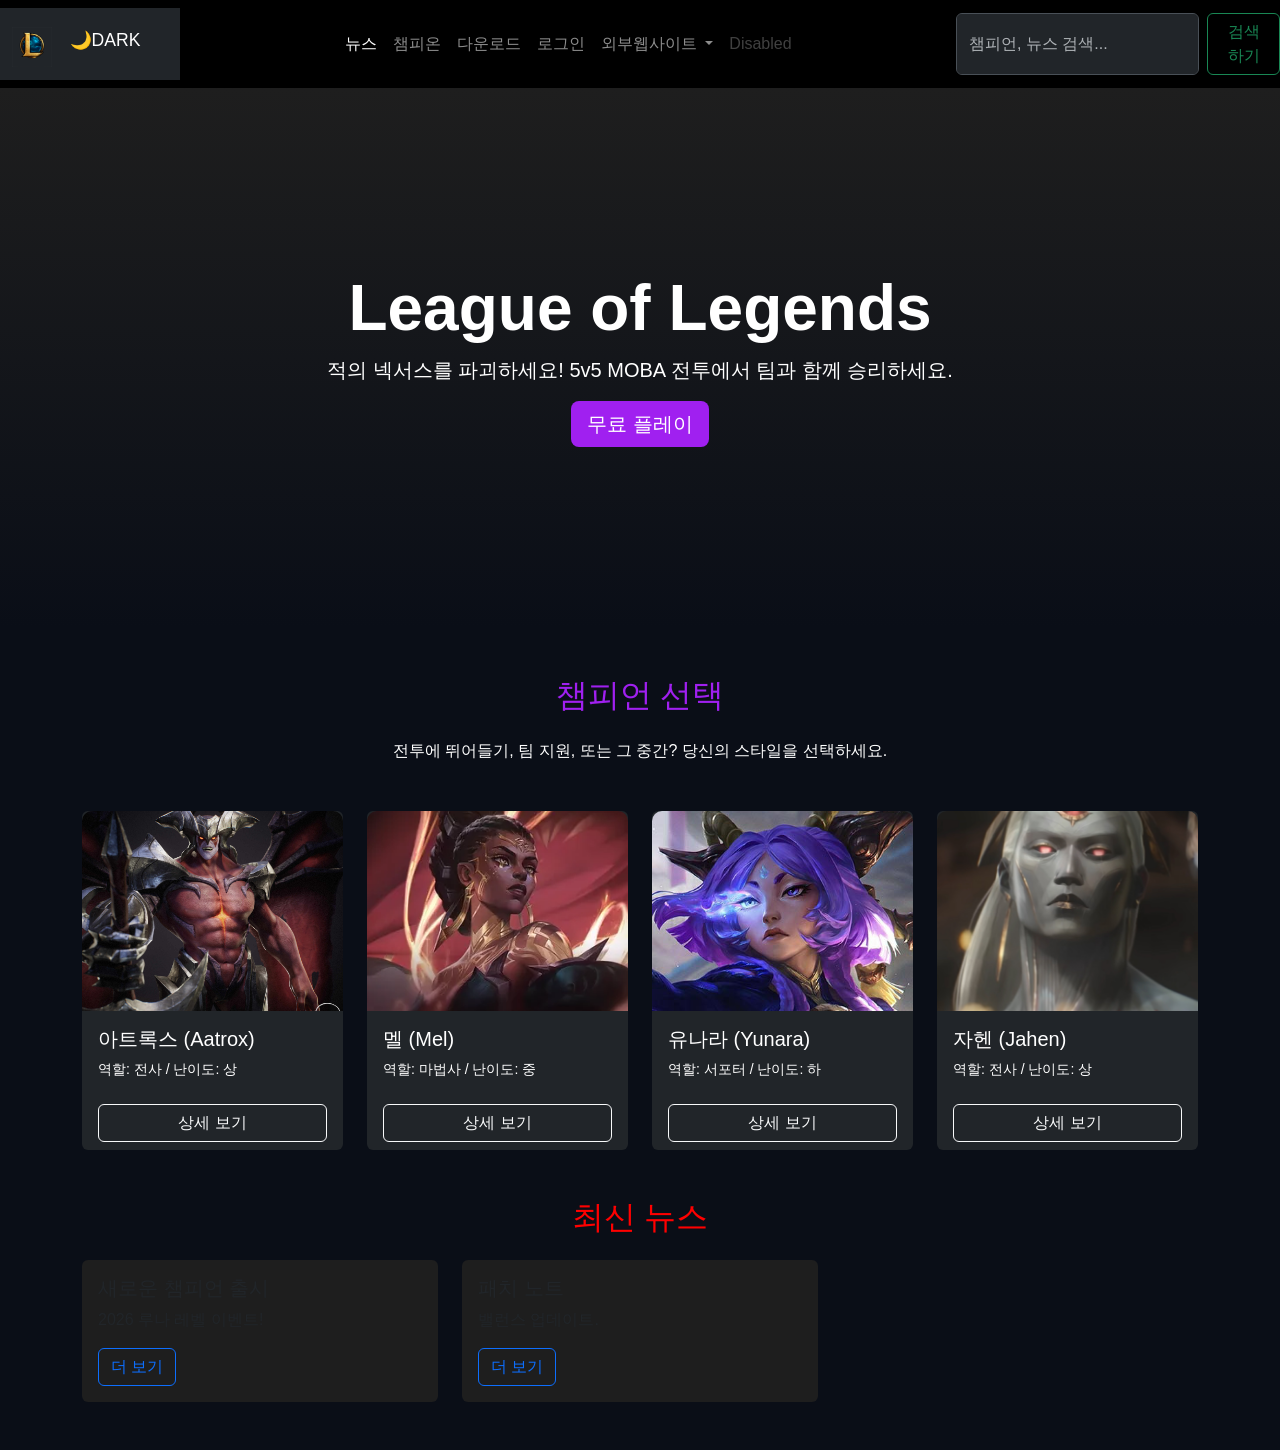
<file: src/main/resources/META-INF/resources/index.html>
<!DOCTYPE html>
<html lang="ko">
<head>
    <meta charset="UTF-8">
    <meta name="viewport" content="width=device-width, initial-scale=1.0">
    <title>League of Legends - 메인 페이지</title>
    <!-- Bootstrap 5 CDN -->
    <link href="https://cdn.jsdelivr.net/npm/bootstrap@5.3.0/dist/css/bootstrap.min.css" rel="stylesheet">
    <script src="js/bootstrap.bundle.min.js"></script>
    <script src="js/test.js"></script>


    <link rel="stylesheet" href="css/main.css">
    <script>
        window.onload = function() {
            alert("메인 페이지 로딩 완료");
          }
    </script>

    <!-- 커스텀 스타일 (LOL 테마 + 챔피언 호버 효과) -->
    <style>
        body { background-color: #0a0e17; color: #fff; font-family: 'Arial', sans-serif; }
        .navbar { background-color: #000; }
        .hero { background: linear-gradient(to bottom, #1e1e1e, #0a0e17); min-height: 60vh; }
        .accent-purple { color: #a020f0; }
        .accent-red { color: #ff0000; }
        .card { background-color: #1e1e1e; border: none; transition: transform 0.3s, box-shadow 0.3s; }
        .card:hover { transform: scale(1.05); box-shadow: 0 10px 20px rgba(160, 32, 240, 0.5); }
        .card-img-top { height: 200px; object-fit: cover; border-radius: 10px 10px 0 0; }
        .btn-primary { background-color: #a020f0; border: none; }
        .btn-primary:hover { background-color: #800080; }
    </style>
</head>
<body>

    <!-- 헤더 (Navbar) -->
  <nav class="navbar navbar-expand-lg" data-bs-theme="dark">
  <nav class="navbar navbar-expand-lg bg-dark navbar-dark">
  <div class="container-fluid">
    <a class="navbar-brand" href="#">
      <img src="image/a2.jpeg" alt="LOL 로고" width="40" height="40" class="d-inline-block align-text-top">
      <button class="btn border-0" id="themeToggleBtn" onclick="toggleTheme()">
🌙DARK
</button>
    </a>
  </div>
</nav>
    <button class="navbar-toggler" type="button" data-bs-toggle="collapse" data-bs-target="#navbarSupportedContent" aria-controls="navbarSupportedContent" aria-expanded="false" aria-label="Toggle navigation">
      <span class="navbar-toggler-icon"></span>
    </button>
    <div class="collapse navbar-collapse" id="navbarSupportedContent">
      <ul class="navbar-nav mx-auto mb-2 mb-lg-0">
        <li class="nav-item">
          <a class="nav-link active" aria-current="page" href="#">뉴스</a>
        </li>
        <li class="nav-item">
          <a class="nav-link" href="#">챔피온</a>
        </li>
        <li class="nav-item">
          <a class="nav-link" href="main_page_sub/download.html">다운로드</a>
        </li>
        <li class="nav-item">
          <a class="nav-link" href="#">로그인</a>
        </li>
        <li class="nav-item dropdown">
          <a class="nav-link dropdown-toggle" href="#" id="navbarDropdown" role="button" data-bs-toggle="dropdown" aria-expanded="false">
            외부웹사이트
          </a>
          <ul class="dropdown-menu" aria-labelledby="navbarDropdown">
            <li><a class="dropdown-item" href="https://lol.ps/" target="_blank">롤 전적 사이트</a></li>
            <li><a class="dropdown-item" href="#">Another action</a></li>
            <li><hr class="dropdown-divider"></li>
            <li><a class="dropdown-item" href="#">Something else here</a></li>
          </ul>
        </li>
        <li class="nav-item">
          <a class="nav-link disabled" href="#" tabindex="-1" aria-disabled="true">Disabled</a>
        </li>
      </ul>
      <form class="d-flex" id="searchForm">
        <input class="form-control me-2" type="search" placeholder="챔피언, 뉴스 검색..." aria-label="Search" id="searchInput">
        <button class="btn btn-outline-success" type="submit">검색하기</button>
      </form>
    </div>
  </div>
</nav>
    <!-- 히어로 배너 (Hero Banner) -->
    <section class="hero d-flex align-items-center justify-content-center text-center py-5">
        <div class="container">
            <h1 class="display-3 fw-bold">League of Legends</h1>
            <p class="lead">적의 넥서스를 파괴하세요! 5v5 MOBA 전투에서 팀과 함께 승리하세요.</p>
            <a href="#" class="btn btn-primary btn-lg" onclick="alert('즐거운 플레이 되세요')">무료 플레이</a>
        </div>
    </section>

<!-- 챔피언 선택 섹션 (작은 썸네일 PNG로 업데이트!) -->
    <section class="container my-5">
        <h2 class="text-center mb-4 accent-purple">챔피언 선택</h2>
        <p class="text-center mb-5">전투에 뛰어들기, 팀 지원, 또는 그 중간? 당신의 스타일을 선택하세요.</p>
        <div class="row g-4">
            <!-- Aatrox -->
            <div class="col">
            <div class="card bg-dark text-white border-secondary h-100">
              <img src="image/a1.jpeg" class="card-img-top" 
                    alt="아트록스"
                    style="height: 200px; object-fit: cover;">
                <div class="card-body">
                <h5 class="card-title">아트록스 (Aatrox)</h5>
                <p class="card-text small">역할: 전사 / 난이도: 상</p>
                </div>
                <div class="card-footer bg-transparent border-0">
                <button class="btn btn-outline-light w-100"
                    data-bs-toggle="modal"
                    data-bs-target="#modalAatrox"
                    data-champ="Aatrox">
                상세 보기
                </button>
                </div>
            </div>
            </div>
<!-- 모달 (iframe으로 Aatrox.html 불러오기) -->
  <div class="modal fade" id="modalAatrox" tabindex="-1" aria-labelledby="modalAatroxLabel" aria-hidden="true">
  <div class="modal-dialog modal-xl modal-dialog-centered modal-dialog-scrollable">
  <div class="modal-content bg-dark text-white border-secondary">
<!-- 헤더 -->
<div class="modal-header border-secondary">
<h5 class="modal-title" id="modalAatroxLabel">아트록스 (Aatrox) 상세 정보</h5>
<button type="button" class="btn-close btn-close-white" data-bs-dismiss="modal" aria-label="Close"></button>
</div>
<!-- 바디: iframe으로 내용 채움 -->
<div class="modal-body p-0" style="height: 65vh; background: #0a0e17;">
<iframe
src="modals/Aatrox.html"
frameborder="0"
style="width: 100%; height: 100%; border: none;"
allowfullscreen>
</iframe>
</div>
<!-- 푸터 -->
<div class="modal-footer border-secondary">
<button type="button" class="btn btn-outline-light" data-bs-dismiss="modal">닫기</button>
</div>
</div>
</div>
</div>
            <!-- Mel -->
  <div class="col">
            <div class="card bg-dark text-white border-secondary h-100">
    <img src="image/a3.jpeg" class="card-img-top"
        alt="멜 (Mel)"
        style="height: 200px; object-fit: cover; object-position: center 30%;">
                <div class="card-body">
      <h5 class="card-title">멜 (Mel)</h5>
      <p class="card-text small">역할: 마법사 / 난이도: 중</p>
    </div>
    <div class="card-footer bg-transparent border-0">
      <button class="btn btn-outline-light w-100" data-bs-toggle="modal" data-bs-target="#modalMel" aria-label="멜 상세 정보 보기">
        상세 보기
      </button>
    </div>
  </div>
</div>
<!-- Mel 모달 -->
<div class="modal fade" id="modalMel" tabindex="-1" aria-labelledby="modalMelLabel" aria-hidden="true">
  <div class="modal-dialog modal-xl modal-dialog-centered modal-dialog-scrollable">
    <div class="modal-content bg-dark text-white border-secondary">
      <div class="modal-header border-secondary">
        <h5 class="modal-title" id="modalMelLabel">멜 (Mel) 상세 정보</h5>
        <button type="button" class="btn-close btn-close-white" data-bs-dismiss="modal" aria-label="닫기"></button>
      </div>
      <div class="modal-body p-0" style="height: 65vh; background: #0a0e17;">
        <iframe src="modals/Mel.html" frameborder="0" style="width: 100%; height: 100%; border: none;" allowfullscreen></iframe>
      </div>
      <div class="modal-footer border-secondary">
        <button type="button" class="btn btn-outline-light" data-bs-dismiss="modal">닫기</button>
      </div>
    </div>
  </div>
</div>
<!-- Yunara -->
  <div class="col">
            <div class="card bg-dark text-white border-secondary h-100">
    <img src="image/a4.jpeg" class="card-img-top" alt="유나라 (Yunara)" style="height: 200px; object-fit: cover;">
    <div class="card-body">
      <h5 class="card-title">유나라 (Yunara)</h5>
      <p class="card-text small">역할: 서포터 / 난이도: 하</p>
    </div>
    <div class="card-footer bg-transparent border-0">
      <button class="btn btn-outline-light w-100" data-bs-toggle="modal" data-bs-target="#modalYunara" aria-label="유나라 상세 정보 보기">
        상세 보기
      </button>
    </div>
  </div>
</div>
<!-- Yunara 모달 -->
<div class="modal fade" id="modalYunara" tabindex="-1" aria-labelledby="modalYunaraLabel" aria-hidden="true">
  <div class="modal-dialog modal-xl modal-dialog-centered modal-dialog-scrollable">
    <div class="modal-content bg-dark text-white border-secondary">
      <div class="modal-header border-secondary">
        <h5 class="modal-title" id="modalYunaraLabel">유나라 (Yunara) 상세 정보</h5>
        <button type="button" class="btn-close btn-close-white" data-bs-dismiss="modal" aria-label="닫기"></button>
      </div>
      <div class="modal-body p-0" style="height: 65vh; background: #0a0e17;">
        <iframe src="modals/Yunara.html" frameborder="0" style="width: 100%; height: 100%; border: none;" allowfullscreen></iframe>
      </div>
      <div class="modal-footer border-secondary">
        <button type="button" class="btn btn-outline-light" data-bs-dismiss="modal">닫기</button>
      </div>
    </div>
  </div>
</div>
<!-- Jahen -->
  <div class="col">
            <div class="card bg-dark text-white border-secondary h-100">
    <img src="image/a5.jpeg" class="card-img-top" alt="자헨 (Jahen)" style="height: 200px; object-fit: cover;">
    <div class="card-body">
      <h5 class="card-title">자헨 (Jahen)</h5>
      <p class="card-text small">역할: 전사 / 난이도: 상</p>
    </div>
    <div class="card-footer bg-transparent border-0">
      <button class="btn btn-outline-light w-100" data-bs-toggle="modal" data-bs-target="#modalJahen" aria-label="자헨 상세 정보 보기">
        상세 보기
      </button>
    </div>
  </div>
</div>
<!-- Jahen 모달 -->
<div class="modal fade" id="modalJahen" tabindex="-1" aria-labelledby="modalJahenLabel" aria-hidden="true">
  <div class="modal-dialog modal-xl modal-dialog-centered modal-dialog-scrollable">
    <div class="modal-content bg-dark text-white border-secondary">
      <div class="modal-header border-secondary">
        <h5 class="modal-title" id="modalJahenLabel">자헨 (Jahen) 상세 정보</h5>
        <button type="button" class="btn-close btn-close-white" data-bs-dismiss="modal" aria-label="닫기"></button>
      </div>
      <div class="modal-body p-0" style="height: 65vh; background: #0a0e17;">
        <iframe src="modals/Jahen.html" frameborder="0" style="width: 100%; height: 100%; border: none;" allowfullscreen></iframe>
      </div>
      <div class="modal-footer border-secondary">
        <button type="button" class="btn btn-outline-light" data-bs-dismiss="modal">닫기</button>
      </div>
    </div>
  </div>
</div>
    </section>

    <!-- 뉴스 섹션 (기존 유지) -->
    <section class="container my-5">
        <h2 class="text-center mb-4 accent-red">최신 뉴스</h2>
        <div class="row g-4">
            <div class="col-md-6 col-lg-4">
                <div class="card">
                    <div class="card-body">
                        <h5 class="card-title">새로운 챔피언 출시</h5>
                        <p class="card-text">2026 루나 레벨 이벤트!</p>
                        <a href="#" class="btn btn-outline-primary">더 보기</a>
                    </div>
                </div>
            </div>
            <div class="col-md-6 col-lg-4">
                <div class="card">
                    <div class="card-body">
                        <h5 class="card-title">패치 노트</h5>
                        <p class="card-text">밸런스 업데이트.</p>
                        <a href="#" class="btn btn-outline-primary">더 보기</a>
                    </div>
                </div>
            </div>
        </div>
    </section>

<!-- ===== 검색 결과 섹션 (기본 숨김) ===== -->
<section id="searchResults">
      <!-- 키워드 헤더 -->
      <div class="search-keyword-header">
        <h1 id="searchKeywordDisplay"></h1>
      </div>
      <!-- 본문: 사이드바 + 콘텐츠 -->
      <div class="search-body">
        <div class="container-fluid px-0">
        <div class="row g-0">
          <!-- 왼쪽 카테고리 사이드바 -->
          <div class="col-md-3 col-lg-2 search-sidebar bg-white py-4">
            <div class="px-3 mb-3" style="font-size:0.8rem; color:#999; text-transform:uppercase; letter-spacing:0.1em;">카테고리</div>
              <div class="search-category-item active" onclick="switchCategory('champion', this)">
                챔피언 <span class="count" id="champCount">(0)</span>
              </div>

              <div class="search-category-item" onclick="switchCategory('news', this)">
                뉴스 <span class="count" id="newsCount">(0)</span>
              </div>
            </div>
            <!-- 오른쪽 콘텐츠 -->
            <div class="col-md-9 col-lg-10 search-content-area">
              <!-- 챔피언 결과 -->
              <div id="resultChampion">
                  <h5 class="mb-4" style="color:#333;">챔피언</h5>
                  <div id="championResultList"></div>
              </div>
              <!-- 뉴스 결과 -->
              <div id="resultNews" style="display:none;">
                  <h5 class="mb-4" style="color:#333;">뉴스</h5>
                  <div id="newsResultList"></div>
              </div>
            </div>
          </div>
        </div>
      </div>
</section>

    <script src="js/search.js"></script>
    <script src="js/toggle.js"></script>
</body>
</html>
</file>
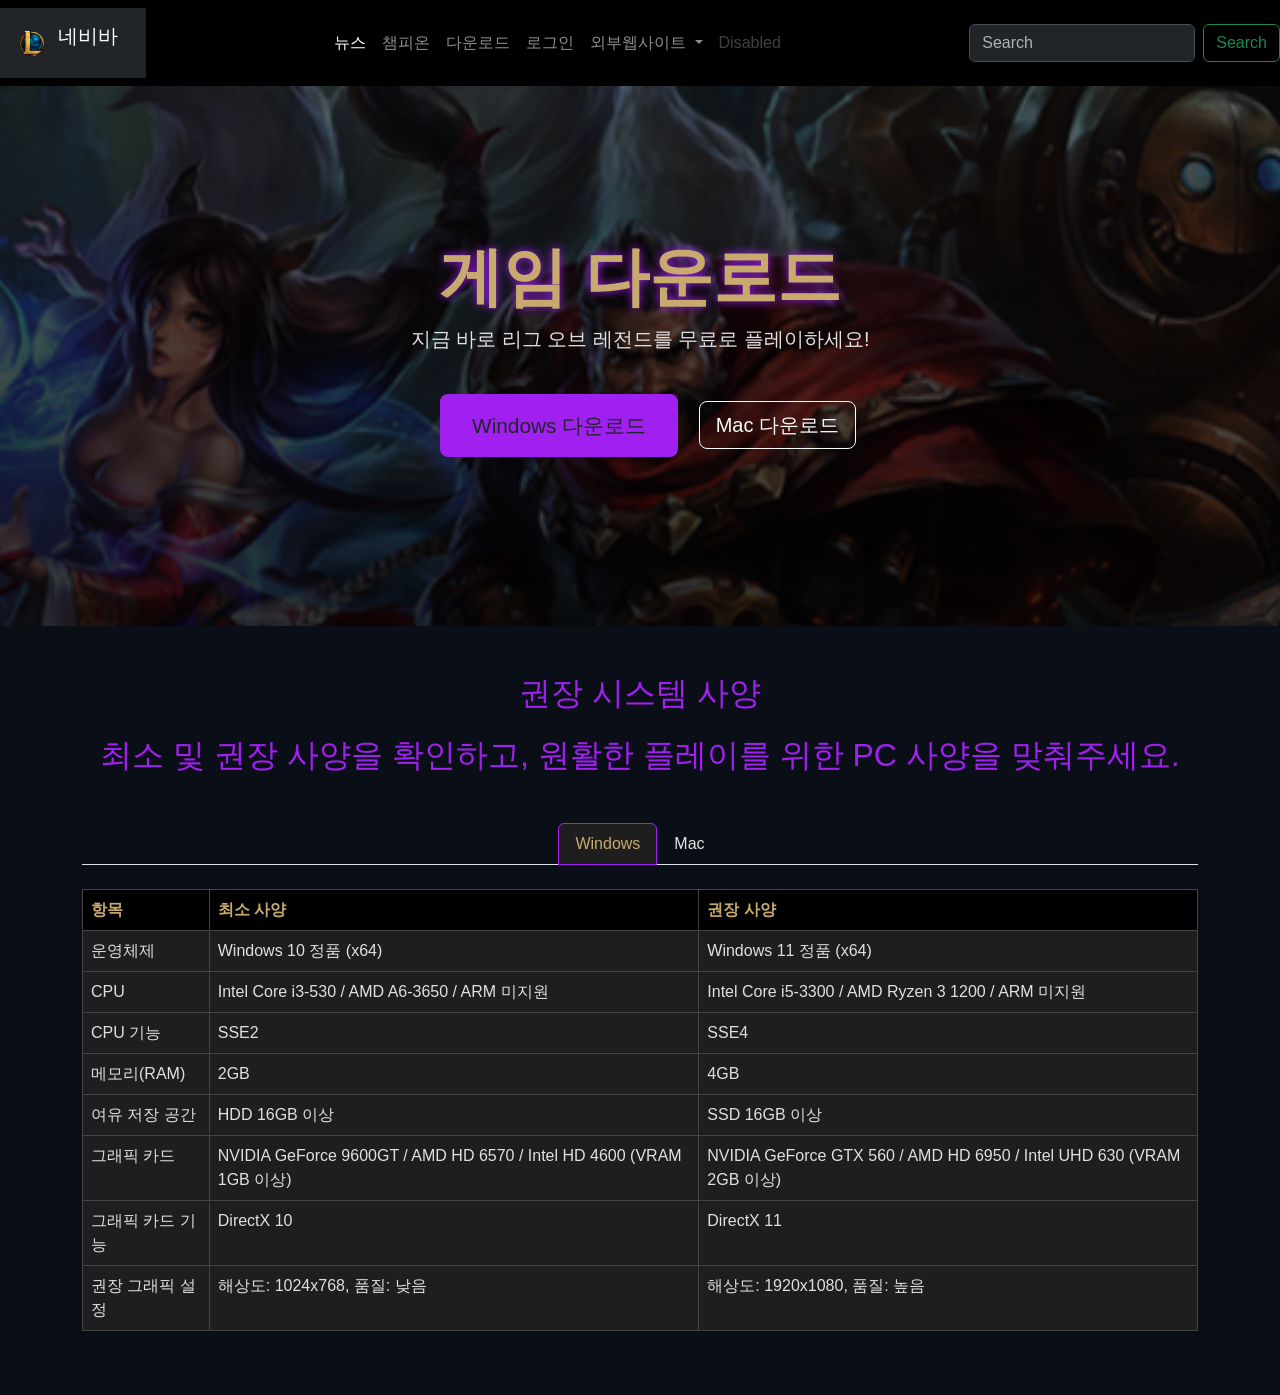
<file: src/main/resources/META-INF/resources/main_page_sub/download.html>
<!DOCTYPE html>
<html lang="ko">
<head>
    <meta charset="UTF-8">
    <meta name="viewport" content="width=device-width, initial-scale=1.0">
    <title>League of Legends - 메인 페이지</title>
    <!-- Bootstrap 5 CDN -->
    <link href="https://cdn.jsdelivr.net/npm/bootstrap@5.3.0/dist/css/bootstrap.min.css" rel="stylesheet">
    <script src="https://cdn.jsdelivr.net/npm/bootstrap@5.3.0/dist/js/bootstrap.bundle.min.js"></script>
    <!-- 커스텀 스타일 (LOL 테마 + 챔피언 호버 효과) -->
    <style>
        body { background-color: #0a0e17; color: #fff; font-family: 'Arial', sans-serif; }
        .navbar { background-color: #000; }
        .hero { background: linear-gradient(to bottom, #1e1e1e, #0a0e17); min-height: 60vh; }
        .accent-purple { color: #a020f0; }
        .accent-red { color: #ff0000; }
        .card { background-color: #1e1e1e; border: none; transition: transform 0.3s, box-shadow 0.3s; }
        .card:hover { transform: scale(1.05); box-shadow: 0 10px 20px rgba(160, 32, 240, 0.5); }
        .card-img-top { height: 200px; object-fit: cover; border-radius: 10px 10px 0 0; }
        .btn-primary { background-color: #a020f0; border: none; }
        .btn-primary:hover { background-color: #800080; }
    </style>
    <link rel="stylesheet" href="../css/download.css">
</head>
<body>

    <!-- 헤더 (Navbar) -->
   <nav class="navbar navbar-expand-lg" data-bs-theme="dark">
  <nav class="navbar navbar-expand-lg bg-dark navbar-dark">
  <div class="container-fluid">
    <a class="navbar-brand" href="#">
      <img src="../image/a2.jpeg" alt="LOL 로고" width="40" height="40" class="d-inline-block align-text-top">
      네비바
    </a>
  </div>
</nav>
    <button class="navbar-toggler" type="button" data-bs-toggle="collapse" data-bs-target="#navbarSupportedContent" aria-controls="navbarSupportedContent" aria-expanded="false" aria-label="Toggle navigation">
      <span class="navbar-toggler-icon"></span>
    </button>
    <div class="collapse navbar-collapse" id="navbarSupportedContent">
      <ul class="navbar-nav mx-auto mb-2 mb-lg-0">
        <li class="nav-item">
          <a class="nav-link active" aria-current="page" href="#">뉴스</a>
        </li>
        <li class="nav-item">
          <a class="nav-link" href="#">챔피온</a>
        </li>
         <li class="nav-item">
          <a class="nav-link" href="main_page_sub/download.html">다운로드</a>
        </li>
         <li class="nav-item">
          <a class="nav-link" href="#">로그인</a>
        </li>
        <li class="nav-item dropdown">
          <a class="nav-link dropdown-toggle" href="#" id="navbarDropdown" role="button" data-bs-toggle="dropdown" aria-expanded="false">
            외부웹사이트
          </a>
          <ul class="dropdown-menu" aria-labelledby="navbarDropdown">
            <li><a class="dropdown-item" href="https://lol.ps/" target="_blank">롤 전적 사이트</a></li>
            <li><a class="dropdown-item" href="#">Another action</a></li>
            <li><hr class="dropdown-divider"></li>
            <li><a class="dropdown-item" href="#">Something else here</a></li>
          </ul>
        </li>
        <li class="nav-item">
          <a class="nav-link disabled" href="#" tabindex="-1" aria-disabled="true">Disabled</a>
        </li>
      </ul>
      <form class="d-flex">
        <input class="form-control me-2" type="search" placeholder="Search" aria-label="Search">
        <button class="btn btn-outline-success" type="submit">Search</button>
      </form>
    </div>
  </div>
</nav>
  
<!-- 히어로 배너 (공식 페이지 스타일) -->
<section class="hero">
<div class="container">
<h1>게임 다운로드</h1>
<p class="lead mb-4">지금 바로 리그 오브 레전드를 무료로 플레이하세요!</p>
<a href="../pds/Install League of Legends kr.exe" class="btn btn-download btn-lg" target="_blank">Windows 다운로드</a>
<a href="../pds/lll.exe" class="btn btn-outline-light btn-lg" target="_blank">Mac 다운로드</a>
</div>
</section>
<!-- 시스템 사양 섹션 -->
    <section class="container my-5">
        <h2 class="text-center mb-4 accent-purple">권장 시스템 사양</h2>
        <h2 class="text-center mb-5 accent-purple">최소 및 권장 사양을 확인하고, 원활한 플레이를 위한 PC 사양을 맞춰주세요.</h2>

        <!-- 탭: Windows / Mac (첨부 이미지처럼) -->
        <ul class="nav nav-tabs justify-content-center mb-4" id="osTabs" role="tablist">
            <li class="nav-item" role="presentation">
                <button class="nav-link active" id="windows-tab" data-bs-toggle="tab" data-bs-target="#windows" type="button" role="tab">Windows</button>
            </li>
            <li class="nav-item" role="presentation">
                <button class="nav-link" id="mac-tab" data-bs-toggle="tab" data-bs-target="#mac" type="button" role="tab">Mac</button>
            </li>
        </ul>

        <div class="tab-content">
            <!-- Windows 탭 -->
            <div class="tab-pane fade show active" id="windows" role="tabpanel">
                <div class="table-responsive">
                    <table class="table table-bordered table-hover">
                        <thead>
                            <tr>
                                <th>항목</th>
                                <th>최소 사양</th>
                                <th>권장 사양</th>
                            </tr>
                        </thead>
                        <tbody>
                            <tr><td>운영체제</td><td>Windows 10 정품 (x64)</td><td>Windows 11 정품 (x64)</td></tr>
                            <tr><td>CPU</td><td>Intel Core i3-530 / AMD A6-3650 / ARM 미지원</td><td>Intel Core i5-3300 / AMD Ryzen 3 1200 / ARM 미지원</td></tr>
                            <tr><td>CPU 기능</td><td>SSE2</td><td>SSE4</td></tr>
                            <tr><td>메모리(RAM)</td><td>2GB</td><td>4GB</td></tr>
                            <tr><td>여유 저장 공간</td><td>HDD 16GB 이상</td><td>SSD 16GB 이상</td></tr>
                            <tr><td>그래픽 카드</td><td>NVIDIA GeForce 9600GT / AMD HD 6570 / Intel HD 4600 (VRAM 1GB 이상)</td><td>NVIDIA GeForce GTX 560 / AMD HD 6950 / Intel UHD 630 (VRAM 2GB 이상)</td></tr>
                            <tr><td>그래픽 카드 기능</td><td>DirectX 10</td><td>DirectX 11</td></tr>
                            <tr><td>권장 그래픽 설정</td><td>해상도: 1024x768, 품질: 낮음</td><td>해상도: 1920x1080, 품질: 높음</td></tr>
                        </tbody>
                    </table>
                </div>
            </div>

            <!-- Mac 탭 (실제 사양 기반, 간단히 예시) -->
            <div class="tab-pane fade" id="mac" role="tabpanel">
                <div class="table-responsive">
                    <table class="table table-bordered table-hover">
                        <thead>
                            <tr>
                                <th>항목</th>
                                <th>최소 사양</th>
                                <th>권장 사양</th>
                            </tr>
                        </thead>
                        <tbody>
                            <tr><td>운영체제</td><td>macOS 10.15 이상</td><td>macOS 13 Ventura 이상</td></tr>
                            <tr><td>CPU</td><td>Intel Core i5 또는 Apple M1</td><td>Apple M2 이상</td></tr>
                            <tr><td>메모리(RAM)</td><td>4GB</td><td>8GB 이상</td></tr>
                            <tr><td>여유 저장 공간</td><td>SSD 16GB 이상</td><td>SSD 30GB 이상</td></tr>
                            <tr><td>그래픽</td><td>Metal 지원 GPU</td><td>Metal 2 지원 GPU</td></tr>
                        </tbody>
                    </table>
                </div>
            </div>
        </div>
    </section>
</body>
</html>
</file>
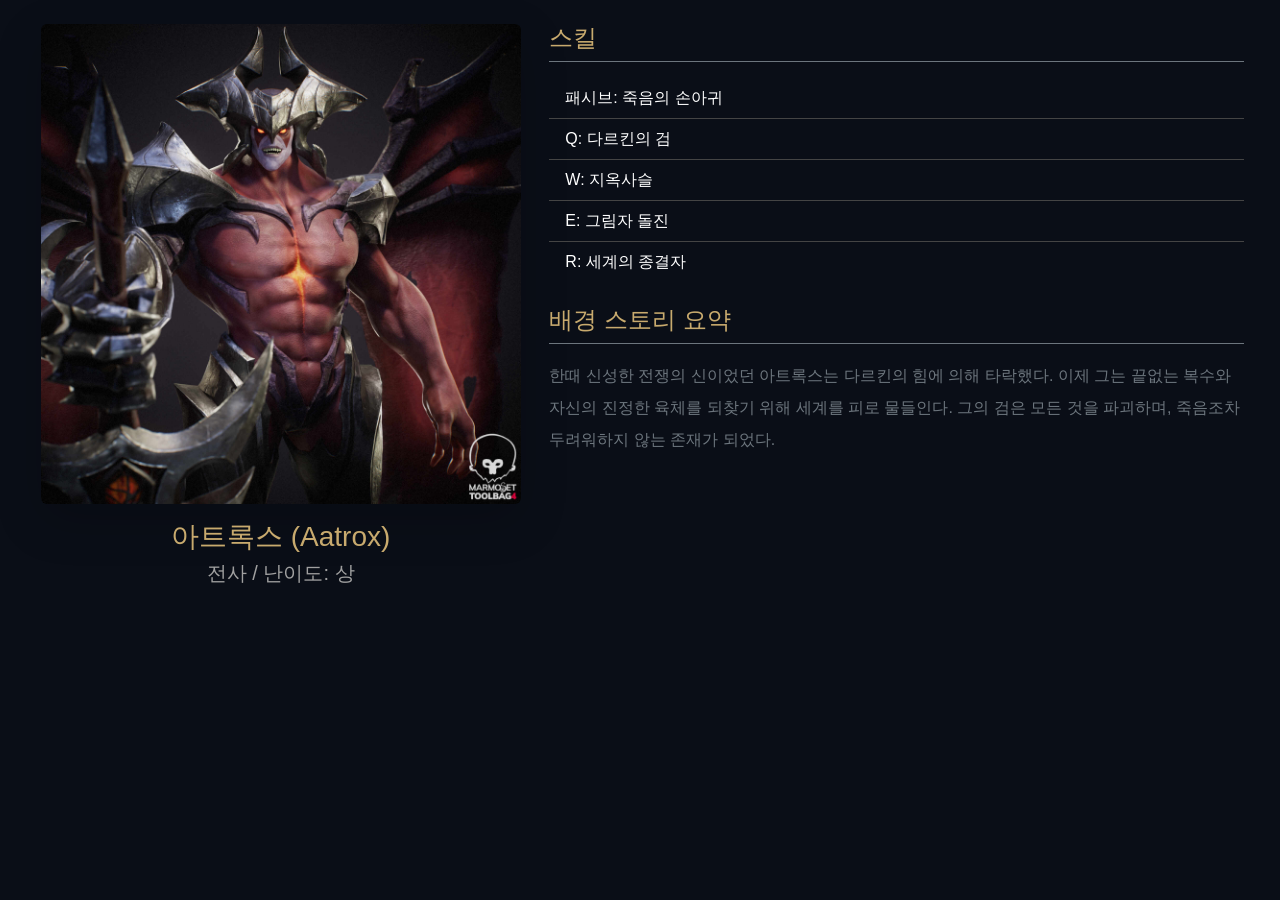
<file: src/main/resources/META-INF/resources/modals/Aatrox.html>
<!DOCTYPE html>
<html lang="ko">
<head>
  <meta charset="UTF-8">
  <meta name="viewport" content="width=device-width, initial-scale=1.0">
  <title>아트록스 상세</title>
  
  <!-- Bootstrap 5 CSS (index.html과 동일하게 연동) -->
  <link href="https://cdn.jsdelivr.net/npm/bootstrap@5.3.3/dist/css/bootstrap.min.css" rel="stylesheet" integrity="sha384-QWTKZyjpPEjISv5WaRU9OFeRpok6YctnYmDr5pNlyT2bRjXh0JMhjY6hW+ALEwIH" crossorigin="anonymous">
  
  <!-- LOL 스타일 맞추기 위한 간단 커스텀 (필요 시 resources/css/custom.css로 이동) -->
  <style>
    body {
      background-color: #0a0e17;
      color: white;
      padding: 1.5rem;
      font-family: 'Segoe UI', sans-serif;
    }
    h3, h4 {
      color: #c8aa6e; /* LOL 골드 톤 */
    }
    .text-muted {
      color: #a0a0a0 !important;
    }
    .list-group-item {
      background: transparent;
      border-color: #444;
      color: white;
    }
  </style>
</head>
<body>

  <div class="container-fluid">
    <div class="row g-4">
      
      <!-- 왼쪽: 이미지 + 기본 정보 -->
      <div class="col-lg-5 text-center">
        <img src="../image/a1.jpeg" class="img-fluid rounded shadow-lg" alt="아트록스" style="max-height: 480px; object-fit: contain;">
        <div class="mt-3">
          <h3 class="mb-1">아트록스 (Aatrox)</h3>
          <p class="text-muted fs-5">전사 / 난이도: 상</p>
        </div>
      </div>
      
      <!-- 오른쪽: 스킬 + 스토리 -->
      <div class="col-lg-7">
        <h4 class="border-bottom border-secondary pb-2 mb-3">스킬</h4>
        <ul class="list-group list-group-flush mb-4">
          <li class="list-group-item">패시브: 죽음의 손아귀</li>
          <li class="list-group-item">Q: 다르킨의 검</li>
          <li class="list-group-item">W: 지옥사슬</li>
          <li class="list-group-item">E: 그림자 돌진</li>
          <li class="list-group-item">R: 세계의 종결자</li>
        </ul>

        <h4 class="border-bottom border-secondary pb-2 mb-3">배경 스토리 요약</h4>
        <p class="text-secondary lh-lg">
          한때 신성한 전쟁의 신이었던 아트록스는 다르킨의 힘에 의해 타락했다. 
          이제 그는 끝없는 복수와 자신의 진정한 육체를 되찾기 위해 세계를 피로 물들인다. 
          그의 검은 모든 것을 파괴하며, 죽음조차 두려워하지 않는 존재가 되었다.
        </p>
      </div>
      
    </div>
  </div>

</body>
</html>
</file>
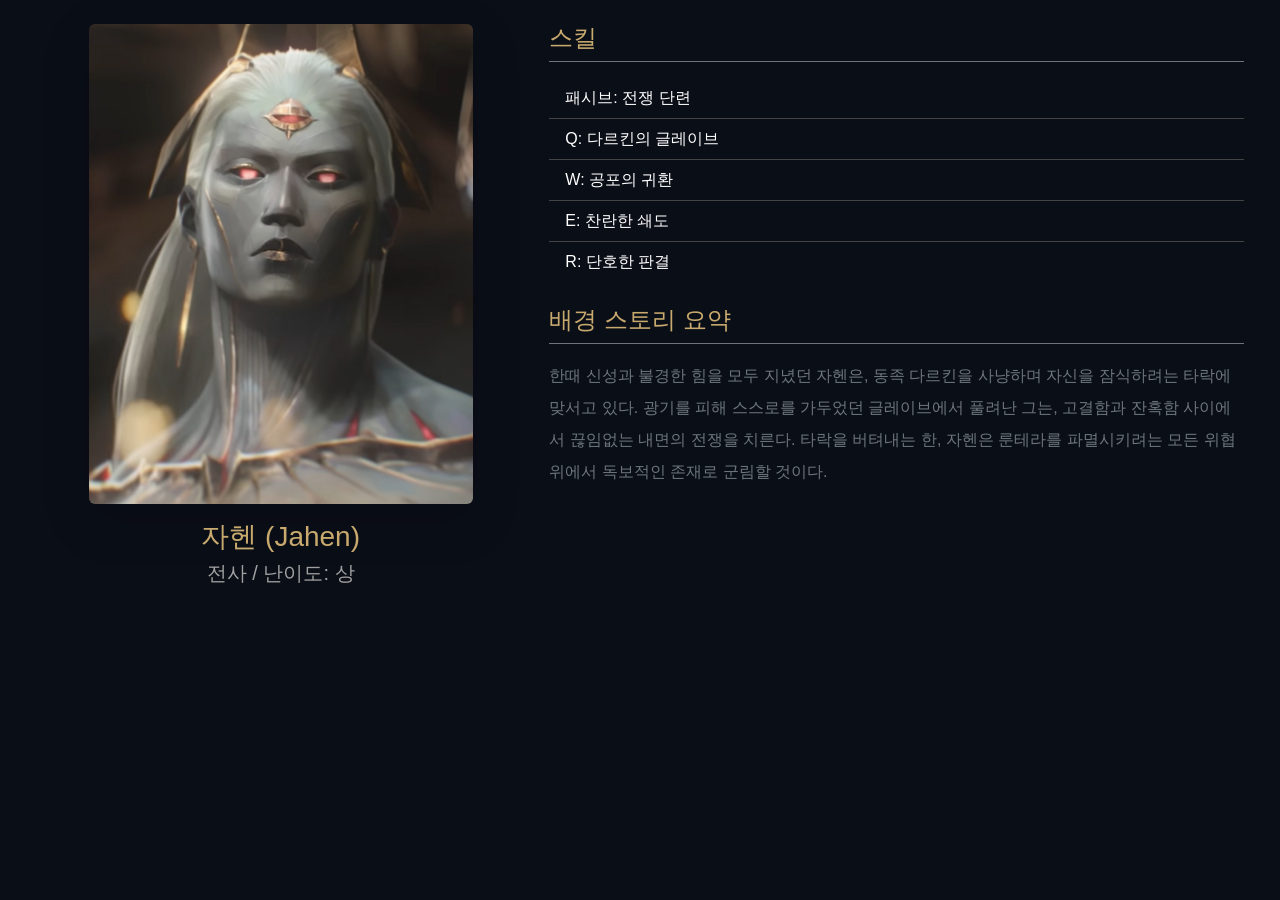
<file: src/main/resources/META-INF/resources/modals/Jahen.html>
<!DOCTYPE html>
<html lang="ko">
<head>
  <meta charset="UTF-8">
  <meta name="viewport" content="width=device-width, initial-scale=1.0">
  <title>자헨 상세</title>
  
  <!-- Bootstrap 5 CSS (index.html과 동일하게 연동) -->
  <link href="https://cdn.jsdelivr.net/npm/bootstrap@5.3.3/dist/css/bootstrap.min.css" rel="stylesheet" integrity="sha384-QWTKZyjpPEjISv5WaRU9OFeRpok6YctnYmDr5pNlyT2bRjXh0JMhjY6hW+ALEwIH" crossorigin="anonymous">
  
  <!-- LOL 스타일 맞추기 위한 간단 커스텀 (필요 시 resources/css/custom.css로 이동) -->
  <style>
    body {
      background-color: #0a0e17;
      color: white;
      padding: 1.5rem;
      font-family: 'Segoe UI', sans-serif;
    }
    h3, h4 {
      color: #c8aa6e; /* LOL 골드 톤 */
    }
    .text-muted {
      color: #a0a0a0 !important;
    }
    .list-group-item {
      background: transparent;
      border-color: #444;
      color: white;
    }
  </style>
</head>
<body>

  <div class="container-fluid">
    <div class="row g-4">
      
      <!-- 왼쪽: 이미지 + 기본 정보 -->
      <div class="col-lg-5 text-center">
        <img src="../image/a5.jpeg" class="img-fluid rounded shadow-lg" alt="멜" style="max-height: 480px; object-fit: contain;">
        <div class="mt-3">
          <h3 class="mb-1">자헨 (Jahen)</h3>
          <p class="text-muted fs-5">전사 / 난이도: 상</p>
        </div>
      </div>
      
      <!-- 오른쪽: 스킬 + 스토리 -->
      <div class="col-lg-7">
        <h4 class="border-bottom border-secondary pb-2 mb-3">스킬</h4>
        <ul class="list-group list-group-flush mb-4">
          <li class="list-group-item">패시브: 전쟁 단련</li>
          <li class="list-group-item">Q: 다르킨의 글레이브</li>
          <li class="list-group-item">W: 공포의 귀환</li>
          <li class="list-group-item">E: 찬란한 쇄도</li>
          <li class="list-group-item">R: 단호한 판결</li>
        </ul>

        <h4 class="border-bottom border-secondary pb-2 mb-3">배경 스토리 요약</h4>
        <p class="text-secondary lh-lg">
          한때 신성과 불경한 힘을 모두 지녔던 자헨은, 동족 다르킨을 사냥하며 자신을 잠식하려는 타락에 맞서고 있다. 
          광기를 피해 스스로를 가두었던 글레이브에서 풀려난 그는, 고결함과 잔혹함 사이에서 끊임없는 내면의 전쟁을 치른다. 
          타락을 버텨내는 한, 자헨은 룬테라를 파멸시키려는 모든 위협 위에서 독보적인 존재로 군림할 것이다.
      
    </div>
  </div>

</body>
</html>
</file>
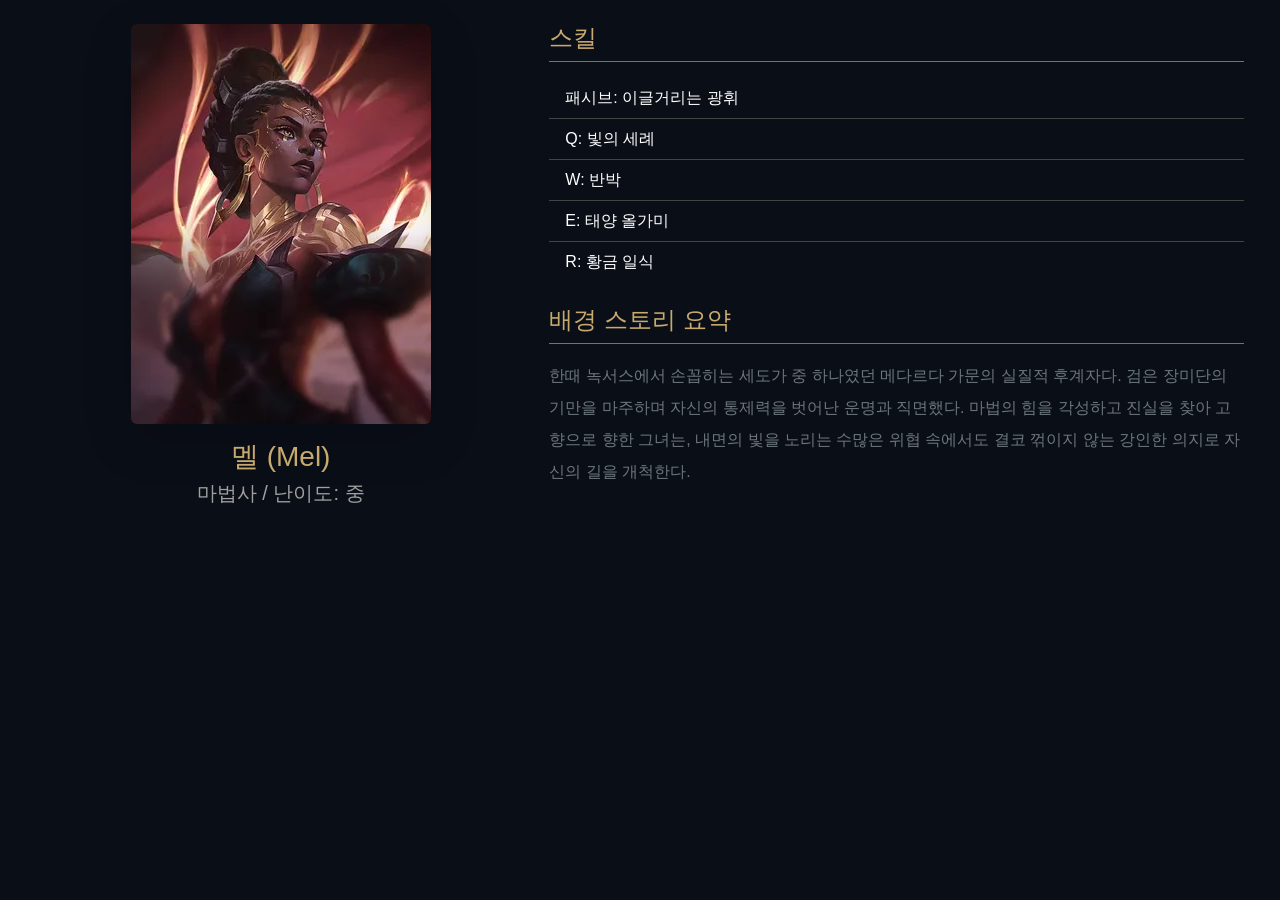
<file: src/main/resources/META-INF/resources/modals/Mel.html>
<!DOCTYPE html>
<html lang="ko">
<head>
  <meta charset="UTF-8">
  <meta name="viewport" content="width=device-width, initial-scale=1.0">
  <title>멜 상세</title>
  
  <!-- Bootstrap 5 CSS (index.html과 동일하게 연동) -->
  <link href="https://cdn.jsdelivr.net/npm/bootstrap@5.3.3/dist/css/bootstrap.min.css" rel="stylesheet" integrity="sha384-QWTKZyjpPEjISv5WaRU9OFeRpok6YctnYmDr5pNlyT2bRjXh0JMhjY6hW+ALEwIH" crossorigin="anonymous">
  
  <!-- LOL 스타일 맞추기 위한 간단 커스텀 (필요 시 resources/css/custom.css로 이동) -->
  <style>
    body {
      background-color: #0a0e17;
      color: white;
      padding: 1.5rem;
      font-family: 'Segoe UI', sans-serif;
    }
    h3, h4 {
      color: #c8aa6e; /* LOL 골드 톤 */
    }
    .text-muted {
      color: #a0a0a0 !important;
    }
    .list-group-item {
      background: transparent;
      border-color: #444;
      color: white;
    }
  </style>
</head>
<body>

  <div class="container-fluid">
    <div class="row g-4">
      
      <!-- 왼쪽: 이미지 + 기본 정보 -->
      <div class="col-lg-5 text-center">
        <img src="../image/a3.jpeg" class="img-fluid rounded shadow-lg" alt="멜" style="max-height: 480px; object-fit: contain;">
        <div class="mt-3">
          <h3 class="mb-1">멜 (Mel)</h3>
          <p class="text-muted fs-5">마법사 / 난이도: 중</p>
        </div>
      </div>
      
      <!-- 오른쪽: 스킬 + 스토리 -->
      <div class="col-lg-7">
        <h4 class="border-bottom border-secondary pb-2 mb-3">스킬</h4>
        <ul class="list-group list-group-flush mb-4">
          <li class="list-group-item">패시브: 이글거리는 광휘</li>
          <li class="list-group-item">Q: 빛의 세례</li>
          <li class="list-group-item">W: 반박</li>
          <li class="list-group-item">E: 태양 올가미</li>
          <li class="list-group-item">R: 황금 일식</li>
        </ul>

        <h4 class="border-bottom border-secondary pb-2 mb-3">배경 스토리 요약</h4>
        <p class="text-secondary lh-lg">
          한때 녹서스에서 손꼽히는 세도가 중 하나였던 메다르다 가문의 실질적 후계자다. 
          검은 장미단의 기만을 마주하며 자신의 통제력을 벗어난 운명과 직면했다. 
          마법의 힘을 각성하고 진실을 찾아 고향으로 향한 그녀는, 내면의 빛을 노리는 수많은 위협 속에서도 결코 꺾이지 않는 강인한 의지로 자신의 길을 개척한다.
        </p>
      </div>
      
    </div>
  </div>

</body>
</html>
</file>
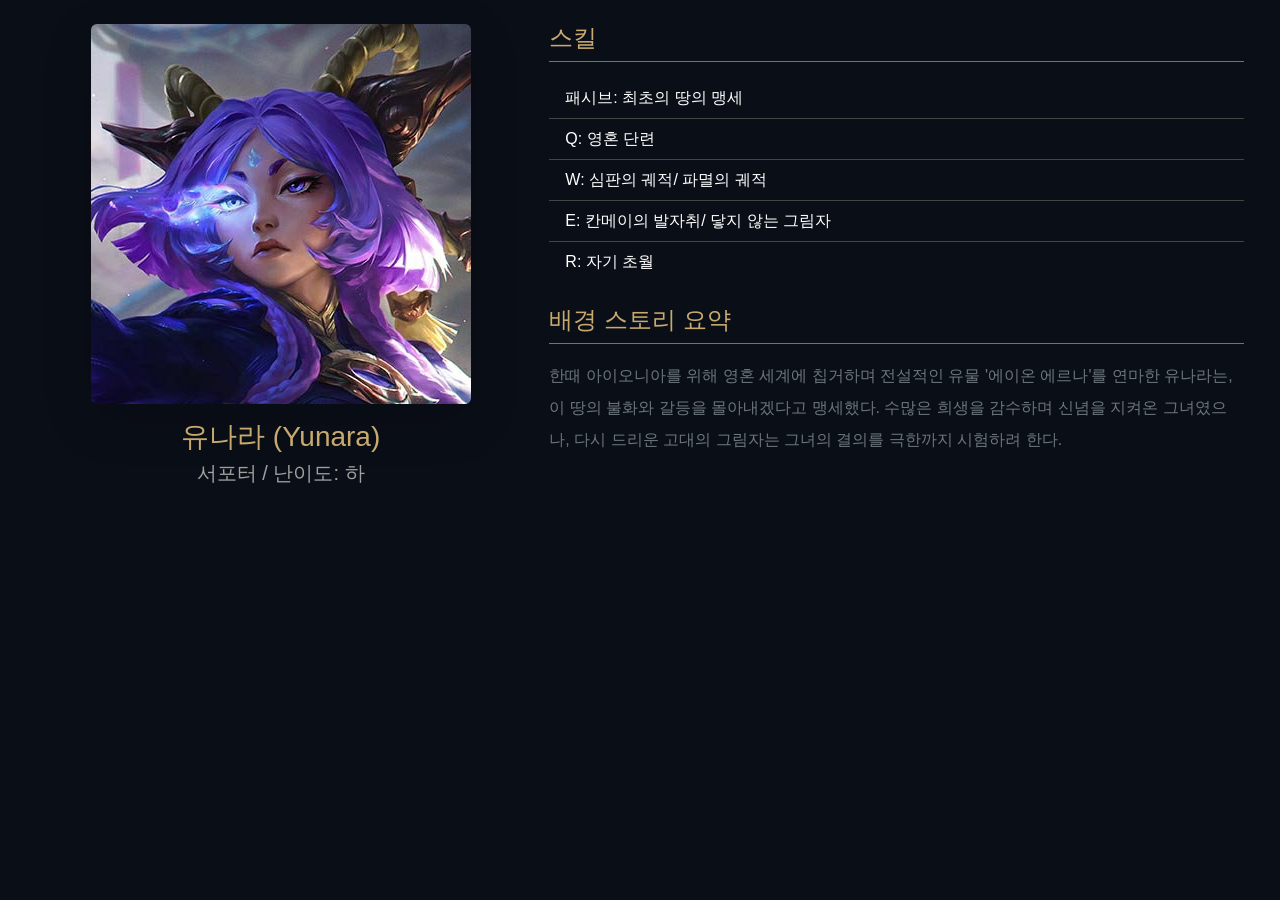
<file: src/main/resources/META-INF/resources/modals/Yunara.html>
<!DOCTYPE html>
<html lang="ko">
<head>
  <meta charset="UTF-8">
  <meta name="viewport" content="width=device-width, initial-scale=1.0">
  <title>유나라 상세</title>
  
  <!-- Bootstrap 5 CSS (index.html과 동일하게 연동) -->
  <link href="https://cdn.jsdelivr.net/npm/bootstrap@5.3.3/dist/css/bootstrap.min.css" rel="stylesheet" integrity="sha384-QWTKZyjpPEjISv5WaRU9OFeRpok6YctnYmDr5pNlyT2bRjXh0JMhjY6hW+ALEwIH" crossorigin="anonymous">
  
  <!-- LOL 스타일 맞추기 위한 간단 커스텀 (필요 시 resources/css/custom.css로 이동) -->
  <style>
    body {
      background-color: #0a0e17;
      color: white;
      padding: 1.5rem;
      font-family: 'Segoe UI', sans-serif;
    }
    h3, h4 {
      color: #c8aa6e; /* LOL 골드 톤 */
    }
    .text-muted {
      color: #a0a0a0 !important;
    }
    .list-group-item {
      background: transparent;
      border-color: #444;
      color: white;
    }
  </style>
</head>
<body>

  <div class="container-fluid">
    <div class="row g-4">
      
      <!-- 왼쪽: 이미지 + 기본 정보 -->
      <div class="col-lg-5 text-center">
        <img src="../image/a4.jpeg" class="img-fluid rounded shadow-lg" alt="멜" style="max-height: 480px; object-fit: contain;">
        <div class="mt-3">
          <h3 class="mb-1">유나라 (Yunara)</h3>
          <p class="text-muted fs-5">서포터 / 난이도: 하</p>
        </div>
      </div>
      
      <!-- 오른쪽: 스킬 + 스토리 -->
      <div class="col-lg-7">
        <h4 class="border-bottom border-secondary pb-2 mb-3">스킬</h4>
        <ul class="list-group list-group-flush mb-4">
          <li class="list-group-item">패시브: 최초의 땅의 맹세</li>
          <li class="list-group-item">Q: 영혼 단련</li>
          <li class="list-group-item">W: 심판의 궤적/ 파멸의 궤적</li>
          <li class="list-group-item">E: 칸메이의 발자취/ 닿지 않는 그림자</li>
          <li class="list-group-item">R: 자기 초월</li>
        </ul>

        <h4 class="border-bottom border-secondary pb-2 mb-3">배경 스토리 요약</h4>
        <p class="text-secondary lh-lg">
          한때 아이오니아를 위해 영혼 세계에 칩거하며 전설적인 유물 '에이온 에르나'를 연마한 유나라는, 이 땅의 불화와 갈등을 몰아내겠다고 맹세했다. 
          수많은 희생을 감수하며 신념을 지켜온 그녀였으나, 다시 드리운 고대의 그림자는 그녀의 결의를 극한까지 시험하려 한다.
        </p>
      </div>
      
    </div>
  </div>

</body>
</html>
</file>
<file: src/main/resources/META-INF/resources/css/main.css>
/* ── 기본 레이아웃 ──────────────────────────────────────────── */
body { background-color: #0a0e17; color: #fff; font-family: 'Arial', sans-serif; }
.navbar { background-color: #000; }
.hero { background: linear-gradient(to bottom, #1e1e1e, #0a0e17); min-height: 60vh; }

/* ── 강조 색상 ──────────────────────────────────────────────── */
.accent-purple { color: #a020f0; }
.accent-red { color: #ff0000; }

/* ── 카드 ────────────────────────────────────────────────────── */
.card { background-color: #1e1e1e; border: none; transition: transform 0.3s, box-shadow 0.3s; }
.card:hover { transform: scale(1.05); box-shadow: 0 10px 20px rgba(160, 32, 240, 0.5); }
.card-img-top { height: 200px; object-fit: cover; border-radius: 10px 10px 0 0; }

/* ── 버튼 ────────────────────────────────────────────────────── */
.btn-primary { background-color: #a020f0; border: none; }
.btn-primary:hover { background-color: #800080; }

/* ── 검색 결과 페이지 ────────────────────────────────────────── */
#searchResults { display: none; }

.search-keyword-header {
    background: #0a0a0a;
    background-image: radial-gradient(ellipse at center, #1a1a1a 0%, #000 70%);
    min-height: 180px;
    display: flex;
    align-items: center;
    justify-content: center;
    border-bottom: 2px solid #c8a96e;
}
.search-keyword-header h1 {
    font-size: 2.8rem;
    font-weight: 700;
    color: #fff;
    letter-spacing: 0.05em;
}

.search-body { background-color: #f0ede8; min-height: 500px; }
.search-sidebar { border-right: 1px solid #ddd; }

.search-category-item {
    padding: 14px 20px;
    cursor: pointer;
    color: #333;
    font-size: 0.95rem;
    border-left: 3px solid transparent;
    transition: all 0.2s;
}
.search-category-item:hover { background: #e0dcd5; }
.search-category-item.active {
    border-left: 3px solid #c8253a;
    font-weight: 700;
    color: #c8253a;
    background: #e8e4df;
}
.search-category-item .count { color: #999; font-size: 0.85rem; margin-left: 6px; }

.search-content-area { padding: 30px; }

.search-result-card {
    background: #fff;
    border: none;
    border-radius: 6px;
    margin-bottom: 16px;
    transition: box-shadow 0.2s;
}
.search-result-card:hover { box-shadow: 0 4px 15px rgba(0,0,0,0.15); }
.search-result-card img { width: 110px; height: 80px; object-fit: cover; border-radius: 6px 0 0 6px; }

.no-result { text-align: center; padding: 80px 20px; color: #666; }
.no-result h4 { color: #333; }

/* ── [추가] 테마 토글 버튼 (폰트 크기, 색상 등 ) ──────────────── */
#themeToggleBtn { font-size: 1.1rem; color: #fff; }
body.light-mode #themeToggleBtn { color: #212529; }
/* ── [추가] 라이트 모드 (다양한 색상 정보 ─────────────────────── */
body.light-mode { background-color: #f8f9fa; color: #212529; }
body.light-mode .navbar { background-color: #e9ecef !important; }
body.light-mode .navbar .navbar-brand,
body.light-mode .navbar .nav-link { color: #212529 !important; }
body.light-mode .hero { background: linear-gradient(to bottom, #dce3ea, #f8f9fa); }
body.light-mode .card { background-color: #ffffff; color: #212529; border: 1px solid #dee2e6; }
body.light-mode .card-title { color: #212529; }
body.light-mode .card-text { color: #555; }
</file>
<file: src/main/resources/META-INF/resources/css/download.css>
body { 
    background-color: #0a0e17; 
    color: #e0e0e0; 
    font-family: 'Segoe UI', Arial, sans-serif; 
}

.hero {
    background: linear-gradient(rgba(0,0,0,0.6), rgba(0,0,0,0.8)), 
                url('../image/download-banner.jpeg') center/cover no-repeat;
    min-height: 60vh;
    display: flex;
    align-items: center;
    justify-content: center;
    text-align: center;
    padding: 2rem;
}

.hero h1 { 
    font-size: 4rem; 
    font-weight: bold; 
    color: #c8aa6e;          /* LOL 골드 톤 */
    text-shadow: 0 0 10px #a020f0;
}

.btn-download {
    background-color: #a020f0;
    border: none;
    font-size: 1.3rem;
    padding: 1rem 2rem;
    margin: 1rem;
}

.btn-download:hover { 
    background-color: #800080; 
}

.nav-tabs .nav-link { 
    color: #e0e0e0; 
}

.nav-tabs .nav-link.active { 
    background-color: #1e1e1e; 
    color: #c8aa6e; 
    border-color: #a020f0; 
}

.table { 
    --bs-table-bg: #1e1e1e; 
    --bs-table-color: #e0e0e0; 
    --bs-table-border-color: #444;
}

.table th { 
    background-color: #000; 
    color: #c8aa6e; 
}

.card { 
    background-color: #1e1e1e; 
    border: 1px solid #444; 
}

.accent-purple { 
    color: #a020f0; 
}
</file>
